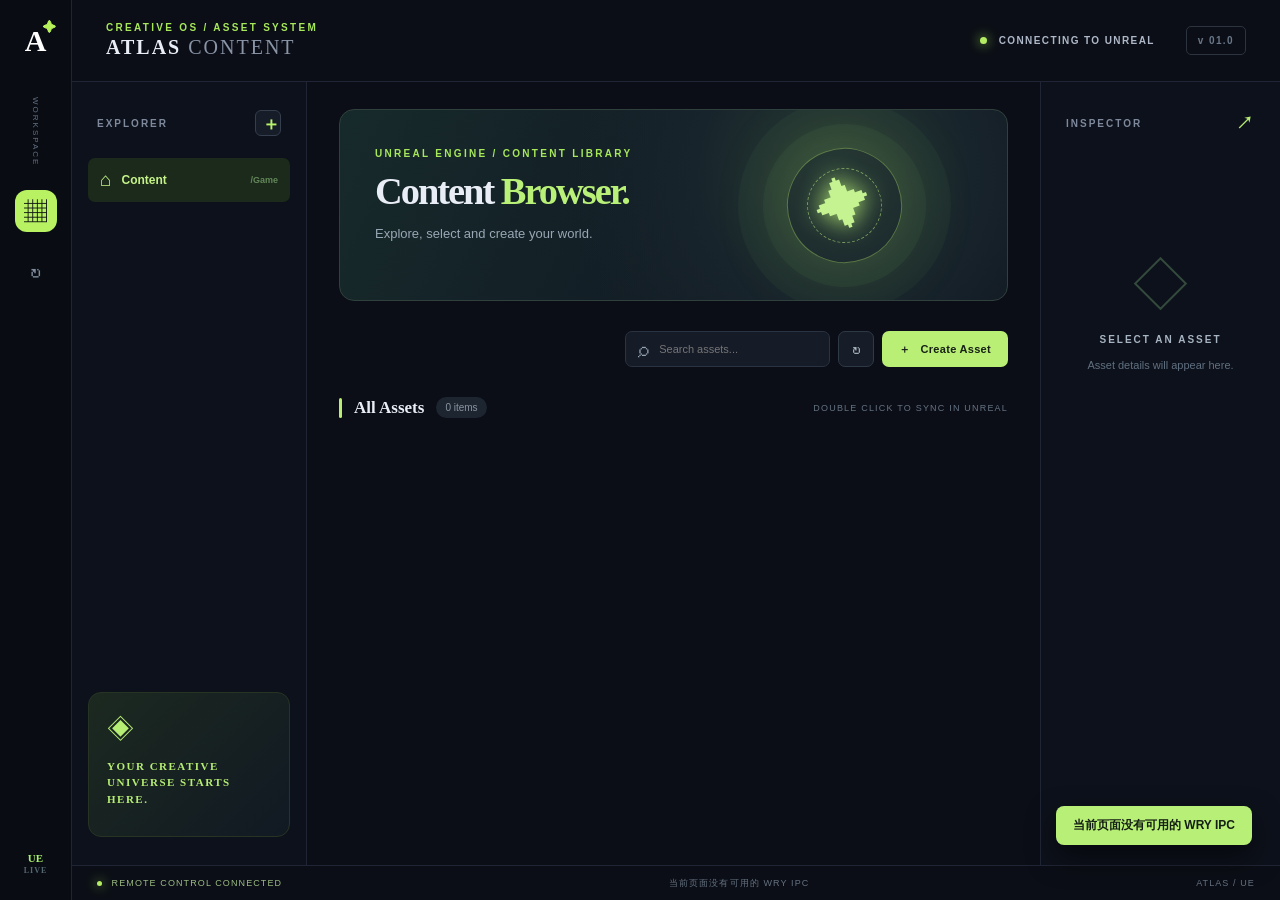
<file: examples/UE/index.html>
<!doctype html>
<html lang="zh-CN">
<head>
  <meta charset="utf-8">
  <meta name="viewport" content="width=device-width, initial-scale=1">
  <title>ATLAS / Content Browser</title>
  <link rel="stylesheet" href="./style.css">
</head>
<body>
  <div class="shell">
    <aside class="rail">
      <div class="mark">A<span>✦</span></div>
      <div class="rail-label">WORKSPACE</div>
      <button class="rail-icon active" title="内容浏览器">▦</button>
      <button class="rail-icon" title="刷新" id="rail-refresh">↻</button>
      <div class="rail-bottom">UE<br><small>LIVE</small></div>
    </aside>
    <div class="workspace">
      <header class="topbar">
        <div class="brand"><span class="brand-kicker">CREATIVE OS / ASSET SYSTEM</span><strong>ATLAS <em>CONTENT</em></strong></div>
        <div class="top-right"><span class="live-dot"></span><span id="project-name">CONNECTING TO UNREAL</span><span class="version">v 01.0</span></div>
      </header>
      <div class="body">
        <aside class="sidebar">
          <div class="side-head"><span>EXPLORER</span><button id="folder-add" title="新建目录">＋</button></div>
          <button class="root-folder" id="root-folder"><span>⌂</span> Content <small>/Game</small></button>
          <div id="folder-tree" class="folder-tree"></div>
          <div class="sidebar-note"><span>◈</span><p>YOUR CREATIVE<br>UNIVERSE STARTS HERE.</p></div>
        </aside>
        <main class="main">
          <div class="hero"><div><p class="eyebrow">UNREAL ENGINE / CONTENT LIBRARY</p><h1>Content<span> Browser.</span></h1><p class="hero-sub">Explore, select and create your world.</p></div><div class="hero-orbit"><span>✦</span></div></div>
          <div class="toolbar"><div class="crumb" id="breadcrumb"></div><div class="tools"><label class="search"><span>⌕</span><input id="search" placeholder="Search assets..."></label><button class="icon-button" id="refresh" title="刷新">↻</button><button class="create-button" id="create">＋ &nbsp; Create Asset</button></div></div>
          <div class="section-title"><div><span class="section-bar"></span><h2 id="section-heading">All Assets</h2><span class="count" id="asset-count">0 items</span></div><span class="section-hint">DOUBLE CLICK TO SYNC IN UNREAL</span></div>
          <div id="grid" class="grid"></div>
          <div id="empty" class="empty" hidden><div>✧</div><h3>Nothing here yet</h3><p>Try another search or create your first asset.</p></div>
        </main>
        <aside class="inspector"><div class="inspector-head">INSPECTOR <span>↗</span></div><div id="inspector-content"><div class="inspector-placeholder"><div>◇</div><p>SELECT AN ASSET</p><small>Asset details will appear here.</small></div></div></aside>
      </div>
      <footer class="status"><span><i class="live-dot"></i> REMOTE CONTROL CONNECTED</span><span id="status-text">READY</span><span>ATLAS / UE</span></footer>
    </div>
  </div>
  <div class="modal-backdrop" id="modal" hidden><form class="modal" id="create-form"><button type="button" id="modal-close" class="modal-close">×</button><p class="eyebrow">NEW / CONTENT</p><h2>Create something<span> new.</span></h2><label>TYPE<select id="create-kind"><option value="material">Material</option><option value="blueprint">Actor Blueprint</option><option value="folder">Folder</option></select></label><label>NAME<input id="create-name" autocomplete="off" placeholder="My_New_Asset" required pattern="[A-Za-z_][A-Za-z0-9_]*"></label><p class="modal-location" id="create-location"></p><button class="create-button modal-submit" type="submit">Create in Unreal →</button></form></div>
  <div class="toast" id="toast" hidden></div>
  <script type="module" src="./app.js"></script>
</body>
</html>
</file>
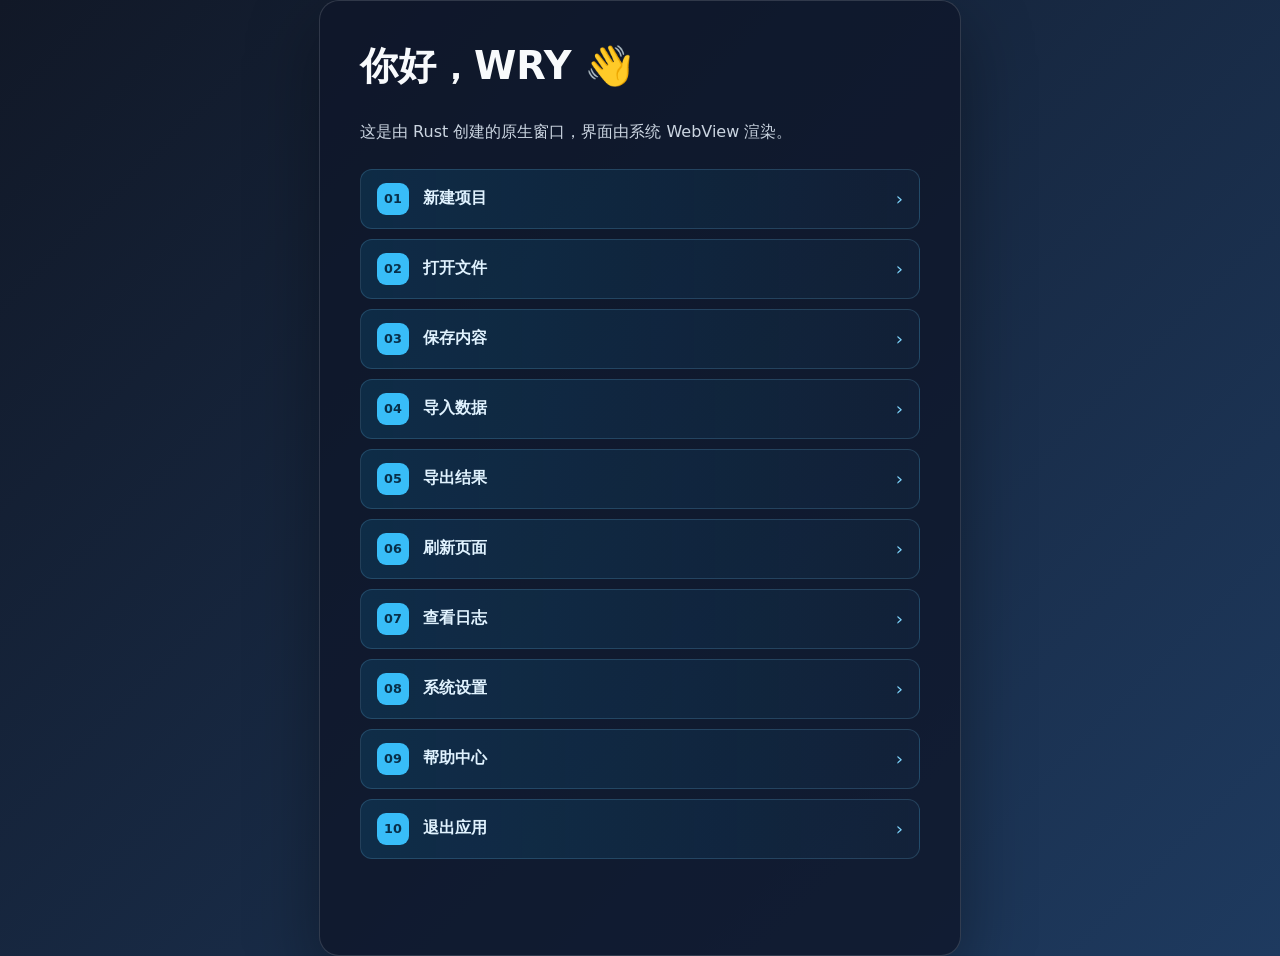
<file: assets/normal.html>
<!doctype html>
<html lang="zh-CN">
  <head>
    <meta charset="UTF-8" />
    <meta name="viewport" content="width=device-width, initial-scale=1.0" />
    <title>WRY 示例</title>
    <style>
      :root { color-scheme: dark; font-family: system-ui, sans-serif; }
      body {
        min-height: 100vh;
        margin: 0;
        display: grid;
        place-items: center;
        background: linear-gradient(135deg, #111827, #1e3a5f);
        color: #f8fafc;
      }
      main {
        width: min(560px, calc(100% - 64px));
        padding: 40px;
        border: 1px solid rgba(255, 255, 255, 0.14);
        border-radius: 20px;
        background: rgba(15, 23, 42, 0.78);
        box-shadow: 0 24px 70px rgba(0, 0, 0, 0.35);
      }
      h1 { margin-top: 0; font-size: 2.4rem; }
      p { color: #cbd5e1; line-height: 1.7; }
      .actions {
        display: flex;
        flex-direction: column;
        gap: 10px;
        margin-top: 24px;
      }
      button {
        display: flex;
        align-items: center;
        gap: 14px;
        width: 100%;
        padding: 13px 16px;
        border: 1px solid rgba(125, 211, 252, 0.18);
        border-radius: 12px;
        background: linear-gradient(90deg, rgba(14, 165, 233, 0.14), rgba(56, 189, 248, 0.04));
        color: #e0f2fe;
        font: inherit;
        text-align: left;
        cursor: pointer;
        transition: transform 160ms ease, border-color 160ms ease, background 160ms ease;
      }
      button:hover {
        transform: translateX(6px);
        border-color: rgba(125, 211, 252, 0.65);
        background: linear-gradient(90deg, rgba(14, 165, 233, 0.3), rgba(56, 189, 248, 0.1));
      }
      button:active { transform: translateX(3px) scale(0.99); }
      .number {
        display: grid;
        flex: 0 0 32px;
        height: 32px;
        place-items: center;
        border-radius: 9px;
        background: #38bdf8;
        color: #082f49;
        font-size: 0.8rem;
        font-weight: 800;
      }
      .label { flex: 1; font-weight: 650; }
      .arrow { color: #7dd3fc; font-size: 1.15rem; }
      #status { min-height: 1.5em; color: #7dd3fc; }
    </style>
  </head>
  <body>
    <main>
      <h1>你好，WRY 👋</h1>
      <p>这是由 Rust 创建的原生窗口，界面由系统 WebView 渲染。</p>
      <p id="runtime"></p>
      <div class="actions">
        <button data-action="create_project"><span class="number">01</span><span class="label">新建项目</span><span class="arrow">›</span></button>
        <button data-action="open_file"><span class="number">02</span><span class="label">打开文件</span><span class="arrow">›</span></button>
        <button data-action="save_content"><span class="number">03</span><span class="label">保存内容</span><span class="arrow">›</span></button>
        <button data-action="import_data"><span class="number">04</span><span class="label">导入数据</span><span class="arrow">›</span></button>
        <button data-action="export_result"><span class="number">05</span><span class="label">导出结果</span><span class="arrow">›</span></button>
        <button data-action="refresh_page"><span class="number">06</span><span class="label">刷新页面</span><span class="arrow">›</span></button>
        <button data-action="view_logs"><span class="number">07</span><span class="label">查看日志</span><span class="arrow">›</span></button>
        <button data-action="settings"><span class="number">08</span><span class="label">系统设置</span><span class="arrow">›</span></button>
        <button data-action="help"><span class="number">09</span><span class="label">帮助中心</span><span class="arrow">›</span></button>
        <button data-action="exit_application"><span class="number">10</span><span class="label">退出应用</span><span class="arrow">›</span></button>
      </div>
      <p id="status"></p>
    </main>
    <script>
      document.querySelector('#runtime').textContent = window.runtimeMessage;
      document.querySelector('.actions').addEventListener('click', (event) => {
        const button = event.target.closest('button');
        if (!button) return;

        const action = button.dataset.action;
        const label = button.querySelector('.label').textContent;
        window.ipc.postMessage(JSON.stringify({
          action,
          element_id: button.id || null,
          value: button.value || null,
          data: {
            label,
            number: button.querySelector('.number').textContent
          }
        }));
        document.querySelector('#status').textContent = `已触发「${label}」事件。`;
      });
    </script>
  </body>
</html>
</file>
<file: examples/UE/style.css>
:root{font-family:'DM Sans',Arial,sans-serif;color:#e9edf5;background:#080b12}*{box-sizing:border-box}button,input,select{font:inherit}button{cursor:pointer}body{margin:0;min-width:850px}.shell{height:100vh;min-height:600px;display:flex;background:#0b0e16}.rail{width:72px;background:#090c13;border-right:1px solid #202535;display:flex;align-items:center;flex-direction:column;padding:24px 0;gap:18px}.mark{font:700 30px 'Space Grotesk';color:#fff;position:relative}.mark span{position:absolute;color:#b6f05b;font-size:13px;right:-10px;top:-4px}.rail-label{font-size:8px;letter-spacing:2px;writing-mode:vertical-rl;color:#627083;margin:21px 0 6px}.rail-icon{width:42px;height:42px;border:0;background:transparent;color:#7e8b9c;font-size:23px;border-radius:12px}.rail-icon:hover,.rail-icon.active{background:#b8f263;color:#101712}.rail-bottom{margin-top:auto;color:#a9f36c;font:700 11px 'Space Grotesk';text-align:center;line-height:1.05}.rail-bottom small{color:#566871;font-size:8px;letter-spacing:1px}.workspace{flex:1;min-width:0;display:flex;flex-direction:column}.topbar{height:82px;border-bottom:1px solid #202535;display:flex;align-items:center;justify-content:space-between;padding:0 34px}.brand{display:flex;flex-direction:column;gap:3px}.brand-kicker,.eyebrow{font-size:10px;letter-spacing:2.3px;font-weight:700;color:#a7e85a}.brand strong{font:700 20px 'Space Grotesk';letter-spacing:2px}.brand em{color:#8994a6;font-style:normal;font-weight:400}.top-right{display:flex;align-items:center;gap:12px;color:#aeb8c8;font-size:10px;letter-spacing:1.4px;font-weight:700}.live-dot{display:inline-block;width:7px;height:7px;border-radius:50%;background:#b4ed63;box-shadow:0 0 12px #a7ea56}.version{margin-left:19px;padding:8px 11px;border:1px solid #2c3440;border-radius:5px;color:#6a7788}.body{min-height:0;flex:1;display:flex}.sidebar{width:235px;flex-shrink:0;border-right:1px solid #202535;background:#0d111b;padding:28px 16px;display:flex;flex-direction:column}.side-head,.inspector-head{display:flex;justify-content:space-between;align-items:center;font-size:10px;font-weight:700;letter-spacing:2px;color:#7e899c;padding:0 9px 22px}.side-head button{border:1px solid #353e4c;background:#171c29;color:#b9f36b;width:26px;height:26px;border-radius:6px;font-size:18px}.root-folder,.folder-tree button{width:100%;border:0;color:#c8d3df;text-align:left;background:none;border-radius:7px;padding:11px 12px;font-size:12px;display:flex;align-items:center;gap:10px}.root-folder{background:#1b2a1a;color:#c5f388;font-weight:700}.root-folder span{font-size:19px}.root-folder small{margin-left:auto;color:#63875a;font-size:9px}.folder-tree{margin-top:10px;overflow:auto}.folder-tree button{padding-left:20px;color:#8996a7}.folder-tree button:hover,.folder-tree button.active{color:#c8f58d;background:#202a20}.folder-tree button span{color:#a8da68}.sidebar-note{margin-top:auto;border:1px solid #283423;background:linear-gradient(135deg,#1c2920,#111923);border-radius:13px;padding:18px;color:#b6ed73}.sidebar-note span{font-size:27px}.sidebar-note p{font:700 11px/1.5 'Space Grotesk';letter-spacing:1.5px}.main{flex:1;min-width:0;overflow:auto;padding:27px 32px 42px}.hero{height:192px;border-radius:15px;background:radial-gradient(circle at 74% 33%,#273a34 0,#18242b 27%,transparent 52%),linear-gradient(115deg,#172a2b,#101722 75%);border:1px solid #30413d;padding:28px 35px;display:flex;justify-content:space-between;overflow:hidden}.hero h1{margin:8px 0 5px;font:700 clamp(26px,3vw,44px) 'Space Grotesk';letter-spacing:-2px}.hero h1 span{color:#b9f078}.hero-sub{color:#99a7b5;font-size:13px}.hero-orbit{position:relative;margin-right:70px;align-self:center;width:115px;height:115px;border:1px solid #8fb45b88;border-radius:50%;box-shadow:0 0 0 24px #a5e66b0c,0 0 0 49px #a5e66b08,0 0 80px #9fdb5d30;display:grid;place-items:center;transform:rotate(-20deg)}.hero-orbit:after{content:'';position:absolute;inset:19px;border:1px dashed #c2f38a88;border-radius:50%}.hero-orbit span{font-size:56px;color:#c5f392;text-shadow:0 0 25px #b9f078}.toolbar{display:flex;justify-content:space-between;align-items:center;gap:15px;margin:30px 0}.crumb{display:flex;gap:7px;align-items:center;white-space:nowrap;overflow:hidden}.crumb button{border:0;background:none;color:#8090a1;font-size:12px}.crumb button:last-child{color:#eaf5db;font-weight:700}.crumb b{color:#53616d;font-weight:400}.tools{display:flex;align-items:center;gap:8px}.search{display:flex;align-items:center;gap:8px;padding:0 12px;width:205px;height:36px;background:#151b27;border:1px solid #293341;border-radius:7px;color:#96a3b2}.search span{font-size:21px}.search input{border:0;outline:0;color:#e8eef5;background:transparent;width:100%;font-size:11px}.icon-button{height:36px;width:36px;background:#171d28;border:1px solid #2e3946;color:#b0bfcb;border-radius:7px;font-size:18px}.create-button{height:36px;border:0;background:#b9ef75;color:#172016;border-radius:7px;padding:0 17px;font-weight:700;font-size:11px;letter-spacing:.3px}.create-button:hover{background:#d0ffa1}.section-title{display:flex;justify-content:space-between;align-items:center;margin-bottom:18px}.section-title>div{display:flex;align-items:center;gap:12px}.section-bar{width:3px;height:20px;background:#b9ed73;border-radius:4px}.section-title h2{margin:0;font:700 17px 'Space Grotesk'}.count{font-size:10px;color:#8994a2;background:#1d2530;border-radius:20px;padding:5px 9px}.section-hint{font-size:9px;color:#657383;letter-spacing:1.2px}.grid{display:grid;grid-template-columns:repeat(auto-fill,minmax(148px,1fr));gap:14px}.card{min-width:0;cursor:pointer;border:1px solid #26303d;background:#121925;border-radius:10px;overflow:hidden;transition:transform .18s,border-color .18s,box-shadow .18s}.card:hover{transform:translateY(-3px);border-color:#92b85e;box-shadow:0 12px 30px #0005}.card.selected{border-color:#b9ef75;box-shadow:0 0 0 1px #b9ef75}.preview{height:130px;display:grid;place-items:center;position:relative;background:radial-gradient(circle at 50% 38%,#2b3941,#18222d 70%);overflow:hidden}.preview img{width:100%;height:100%;object-fit:contain}.preview .glyph{font:500 52px 'Space Grotesk';color:#a6cc80;text-shadow:0 0 28px #82b65a55}.preview.folder{background:radial-gradient(circle,#24362b,#18231f)}.preview.folder .glyph{font-size:59px;color:#c3ec87}.type-tag{position:absolute;top:9px;left:9px;color:#bdd39f;background:#121b19d9;border:1px solid #49563f;border-radius:4px;font-size:8px;font-weight:700;letter-spacing:1px;padding:4px 6px}.card-info{padding:12px 12px 13px}.card-name{font-size:12px;font-weight:700;white-space:nowrap;overflow:hidden;text-overflow:ellipsis}.card-meta{margin-top:5px;font-size:10px;color:#748294}.inspector{width:240px;flex-shrink:0;border-left:1px solid #202535;background:#0d111b;padding:30px 16px}.inspector-head span{font-size:17px;color:#b5eb73}.inspector-placeholder{text-align:center;margin-top:90px;color:#607080}.inspector-placeholder div{font-size:57px;color:#344a3d}.inspector-placeholder p{letter-spacing:2px;font-size:10px;font-weight:700;color:#a7b4c2}.inspector-placeholder small{font-size:11px}.inspector-preview{height:180px;background:#1b2630;border:1px solid #354435;border-radius:10px;display:grid;place-items:center;overflow:hidden}.inspector-preview img{width:100%;height:100%;object-fit:contain}.inspector-preview .glyph{font-size:66px;color:#aad274}.inspector-name{font:700 18px 'Space Grotesk';word-break:break-word;margin:18px 0 7px}.inspector-type{font-size:10px;color:#b4e37c;letter-spacing:1px}.detail-label{color:#657383;font-size:9px;letter-spacing:1.5px;margin-top:27px}.detail-value{color:#b3c0cf;font-size:11px;word-break:break-all;line-height:1.6}.inspect-action{width:100%;margin-top:22px}.status{height:35px;border-top:1px solid #202535;display:flex;align-items:center;justify-content:space-between;padding:0 25px;color:#657281;font-size:9px;letter-spacing:1.1px}.status>span:first-child{color:#9cbb83}.status .live-dot{width:5px;height:5px;margin-right:6px}.empty{text-align:center;padding:60px;color:#718092}.empty div{font-size:45px;color:#a1c96d}.empty h3{font:700 20px 'Space Grotesk';color:#c5d2de}.modal-backdrop{position:fixed;inset:0;background:#030609ba;display:grid;place-items:center;z-index:10}.modal-backdrop[hidden],.toast[hidden],.empty[hidden]{display:none}.modal{position:relative;width:390px;background:#151c27;border:1px solid #42513e;border-radius:17px;padding:32px;box-shadow:0 30px 100px #000a}.modal-close{position:absolute;right:20px;top:15px;background:none;border:0;color:#9ba9b7;font-size:25px}.modal h2{font:700 27px 'Space Grotesk';margin:5px 0 25px}.modal h2 span{color:#b9ef75}.modal label{display:block;margin-top:16px;color:#8997a8;font-size:10px;letter-spacing:1.6px;font-weight:700}.modal input,.modal select{width:100%;height:41px;margin-top:8px;padding:0 12px;color:#edf2f6;background:#0d141e;border:1px solid #344151;border-radius:7px;outline:none}.modal input:focus,.modal select:focus{border-color:#b9ef75}.modal-location{font-size:10px;color:#758596;margin:19px 0}.modal-submit{width:100%;height:42px}.toast{position:fixed;bottom:55px;right:28px;background:#b8ef76;color:#152014;padding:11px 17px;border-radius:8px;font-size:12px;font-weight:700;z-index:20;box-shadow:0 12px 28px #0008}@media(max-width:1150px){.inspector{width:210px}.sidebar{width:190px}.hero-orbit{margin-right:20px}.main{padding:23px}.search{width:150px}}
.tree-row{display:flex;align-items:center;min-width:0}.folder-tree .tree-toggle{flex:0 0 22px;width:22px;padding:7px 3px;justify-content:center;color:#a9d776}.folder-tree .tree-name{flex:1;min-width:0;padding:8px 5px;white-space:nowrap;overflow:hidden;text-overflow:ellipsis;display:block}.folder-tree .tree-name.active{background:#202a20;color:#c8f58d}
</file>
